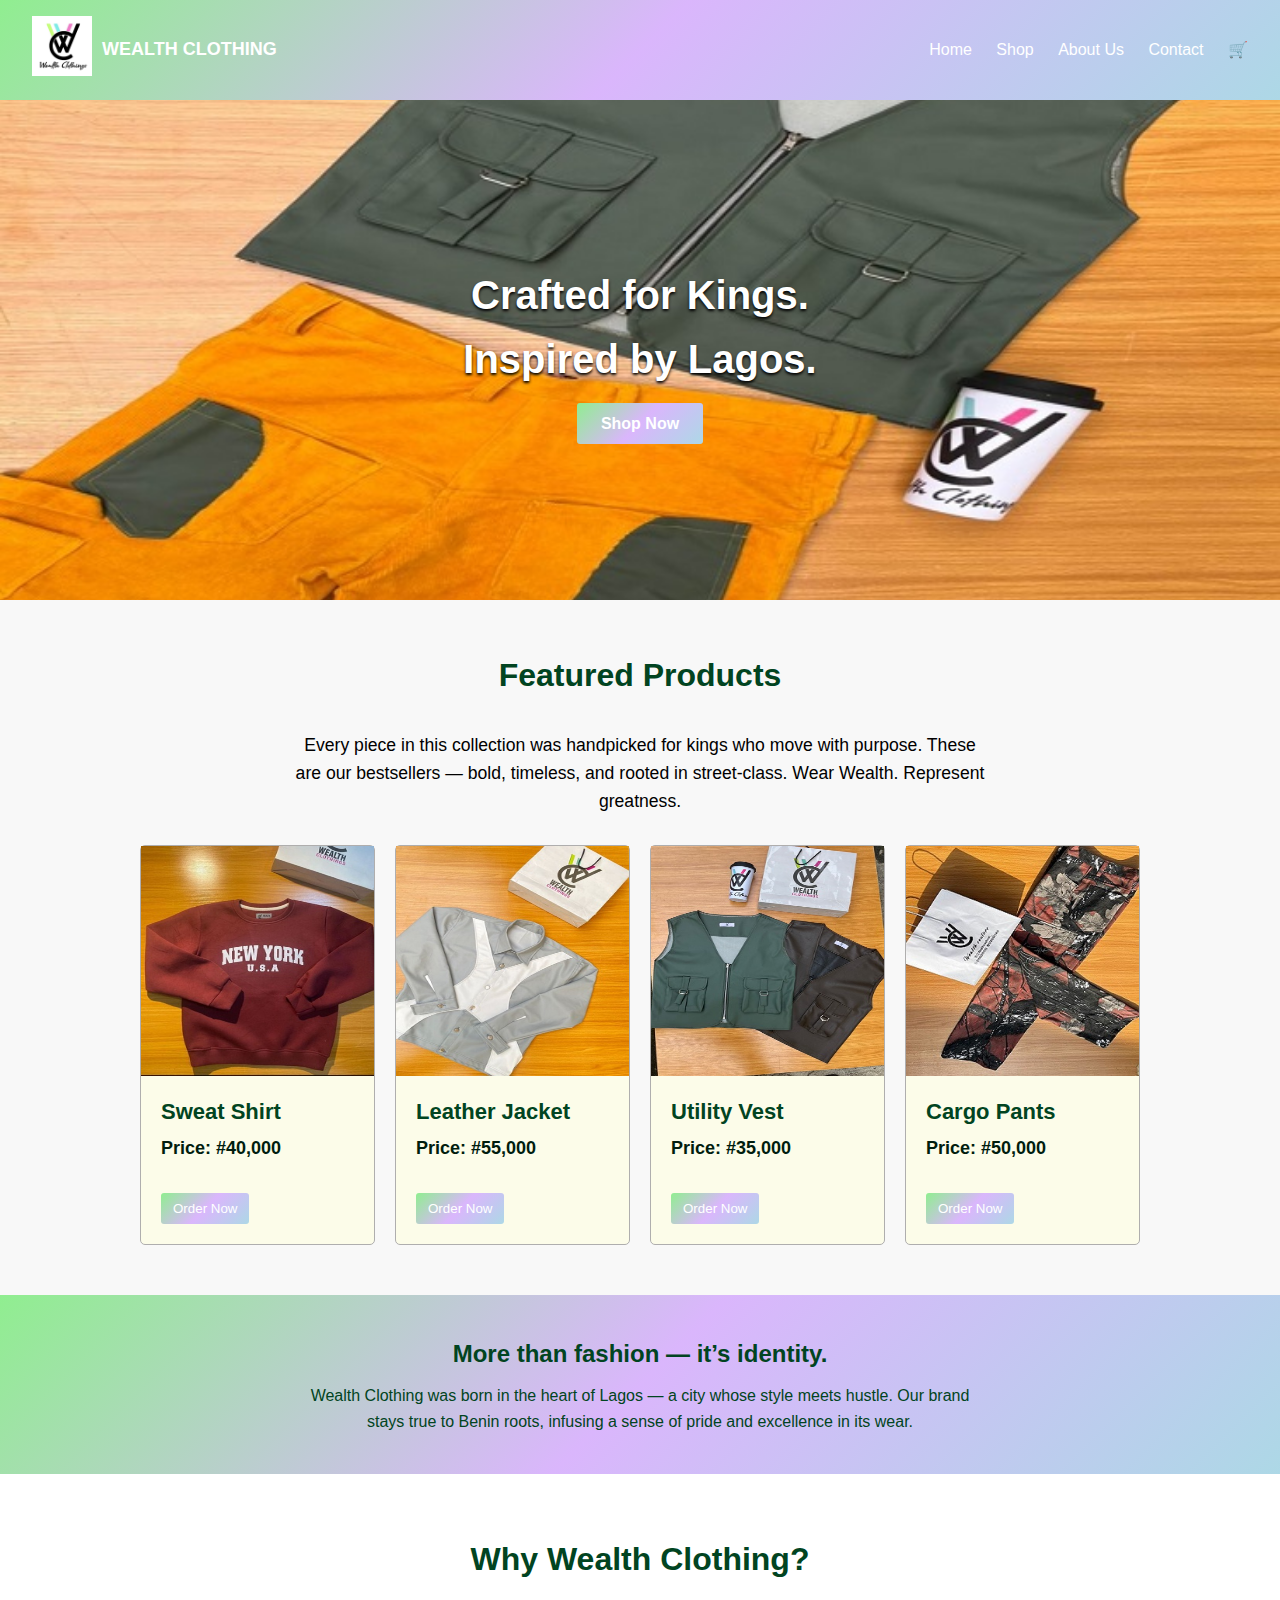
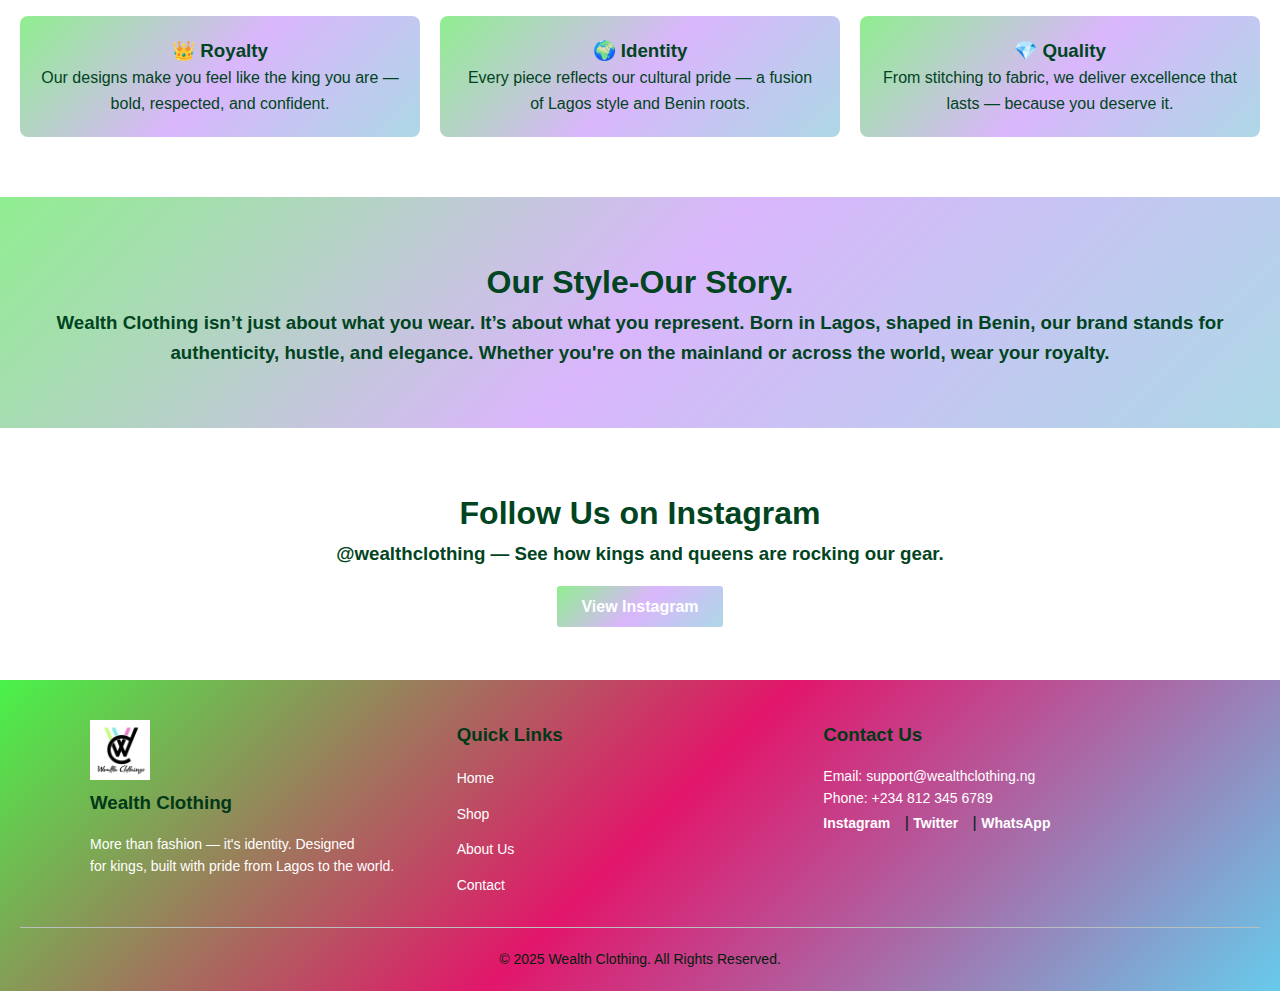
<file: index.html>
<!DOCTYPE html>
<html lang="en">
<head>
  <meta charset="UTF-8" />
  <meta name="viewport" content="width=device-width, initial-scale=1.0" />
  <title>Wealth Clothing - Home</title>
  <link rel="stylesheet" href="wealth.css" />
</head>
<body>

  <!-- Navigation Bar -->
  <header class="navbar">
    <div class="logo">
      <a href="index.html">
        <img src="logo.jpg" alt="Wealth Clothing Logo">
      </a>
      <h3 class="logo-text">WEALTH CLOTHING</h3>
    </div>
    <nav id="nav-links">
      <a href="index.html">Home</a>
      <a href="shop.html">Shop</a>
      <a href="about.html">About Us</a>
      <a href="contact.html">Contact</a>
      <a href="cart.html">🛒</a>
    </nav>
    <div class="menu-icon" onclick="toggleMenu()">☰</div>
  </header>

  <!-- Hero Section -->
  <section class="hero">
    <div class="hero-text">
      <h1>Crafted for Kings.<br>Inspired by Lagos.</h1>
      <a href="shop.html" class="btn-gold">Shop Now</a>
    </div>
  </section>

  <!-- Featured Products -->
  <section class="featured">
    <h2>Featured Products</h2>
    <p class="featured-intro">
  Every piece in this collection was handpicked for kings who move with purpose. These are our bestsellers — bold, timeless, and rooted in street-class. Wear Wealth. Represent greatness.
</p>
    <div class="product-grid">
      <div class="product-card">
        <img src="sweat shirt1.jpg" alt="Sweat Shirt">
        <h2>Sweat Shirt</h2>
        <h3>Price: #40,000</h3>
        <button class="add-to-cart" data-product="Sweat shirt" data-price="40000">Order Now</button>
      </div>
      <div class="product-card">
        <img src="hero2.jpg" alt="Leather Jacket">
        <h2>Leather Jacket</h2>
        <h3>Price: #55,000</h3>
        <button class="add-to-cart" data-product="Leather Jacket" data-price="55000">Order Now</button>
      </div>
      <div class="product-card">
        <img src="jj1.jpg" alt="Sweatshirt">
        <h2> Utility Vest</h2>
        <h3>Price: #35,000</h3>
        <button class="add-to-cart" data-product="Utility Vest" data-price="35000">Order Now</button>
      </div>
      <div class="product-card">
        <img src="kaki.jpg" alt=" Cargo pants">
        <h2>Cargo Pants</h2>
        <h3>Price: #50,000</h3>
        <button class="add-to-cart" data-product="Cargo Pants" data-price="50000">Order Now</button>
      </div>
    </div>
  </section>

  <!-- Brand Quote -->
  <section class="quote">
    <h2>More than fashion — it’s identity.</h2>
    <p>Wealth Clothing was born in the heart of Lagos — a city whose style meets hustle. Our brand stays true to Benin roots, infusing a sense of pride and excellence in its wear.</p>
  </section>

  <!-- Why Wealth -->
  <section class="why-wealth">
    <h2>Why Wealth Clothing?</h2>
    <div class="features">
      <div class="feature-box">
        <h3>👑 Royalty</h3>
        <p>Our designs make you feel like the king you are — bold, respected, and confident.</p>
      </div>
      <div class="feature-box">
        <h3>🌍 Identity</h3>
        <p>Every piece reflects our cultural pride — a fusion of Lagos style and Benin roots.</p>
      </div>
      <div class="feature-box">
        <h3>💎 Quality</h3>
        <p>From stitching to fabric, we deliver excellence that lasts — because you deserve it.</p>
      </div>
    </div>
  </section>
<div class="new2">
  <!-- Story Section -->
  <section class="our-story">
    <h2>Our Style-Our Story.</h2>
    <h3>Wealth Clothing isn’t just about what you wear. It’s about what you represent. Born in Lagos, shaped in Benin, our brand stands for authenticity, hustle, and elegance. Whether you're on the mainland or across the world, wear your royalty.</h3>

  </section>
</div>
  <!-- Instagram -->
  <section class="follow-us">
    <h2>Follow Us on Instagram</h2>
    <h3>@wealthclothing — See how kings and queens are rocking our gear.</h3>
    <br>
    <a href="https://instagram.com/wealthclothing" target="_blank" class="btn-gold">View Instagram</a>
  </section>

  
</div>
  <!-- Footer -->
  <footer class="footer">
    <div class="footer-container">
      <!-- About Wealth -->
      <div class="footer-col">
        <div class="logo">
          <a href="index.html">
            <img src="logo.jpg" alt="Wealth Clothing Logo">
          </a>
        </div>
        <h3>Wealth Clothing</h3>
        <p>More than fashion — it's identity. Designed <br>
        for kings, built with pride from Lagos to the world.</p>
      </div>

      <!-- Quick Links -->
      <div class="footer-col">
        <h3>Quick Links</h3>
        <ul>
          <li><a href="index.html">Home</a></li>
          <li><a href="shop.html">Shop</a></li>
          <li><a href="about.html">About Us</a></li>
          <li><a href="contact.html">Contact</a></li>
        </ul>
      </div>

      <!-- Contact / Socials -->
      <div class="footer-col">
        <h3>Contact Us</h3>
        <p>Email: support@wealthclothing.ng</p>
        <p>Phone: +234 812 345 6789</p>
        <div class="socials">
          <a href="#">Instagram</a> |
          <a href="#">Twitter</a> |
          <a href="#">WhatsApp</a>
        </div>
      </div>
    </div>
    <div class="footer-bottom">
      <p>&copy; 2025 Wealth Clothing. All Rights Reserved.</p>
    </div>
  </footer>

  <script>
    function toggleMenu() {
      const nav = document.getElementById("nav-links");
      nav.classList.toggle("active");
    }

    
    const buttons = document.querySelectorAll(".add-to-cart");

  buttons.forEach(btn => {
    btn.addEventListener("click", () => {
      const product = btn.getAttribute("data-product");
      const price = btn.getAttribute("data-price");

      let cart = JSON.parse(localStorage.getItem("cart")) || [];
      cart.push({ product, price });
      localStorage.setItem("cart", JSON.stringify(cart));

      window.location.href = "cart.html";
    });
  });
  </script>

</body>
</html>
</file>
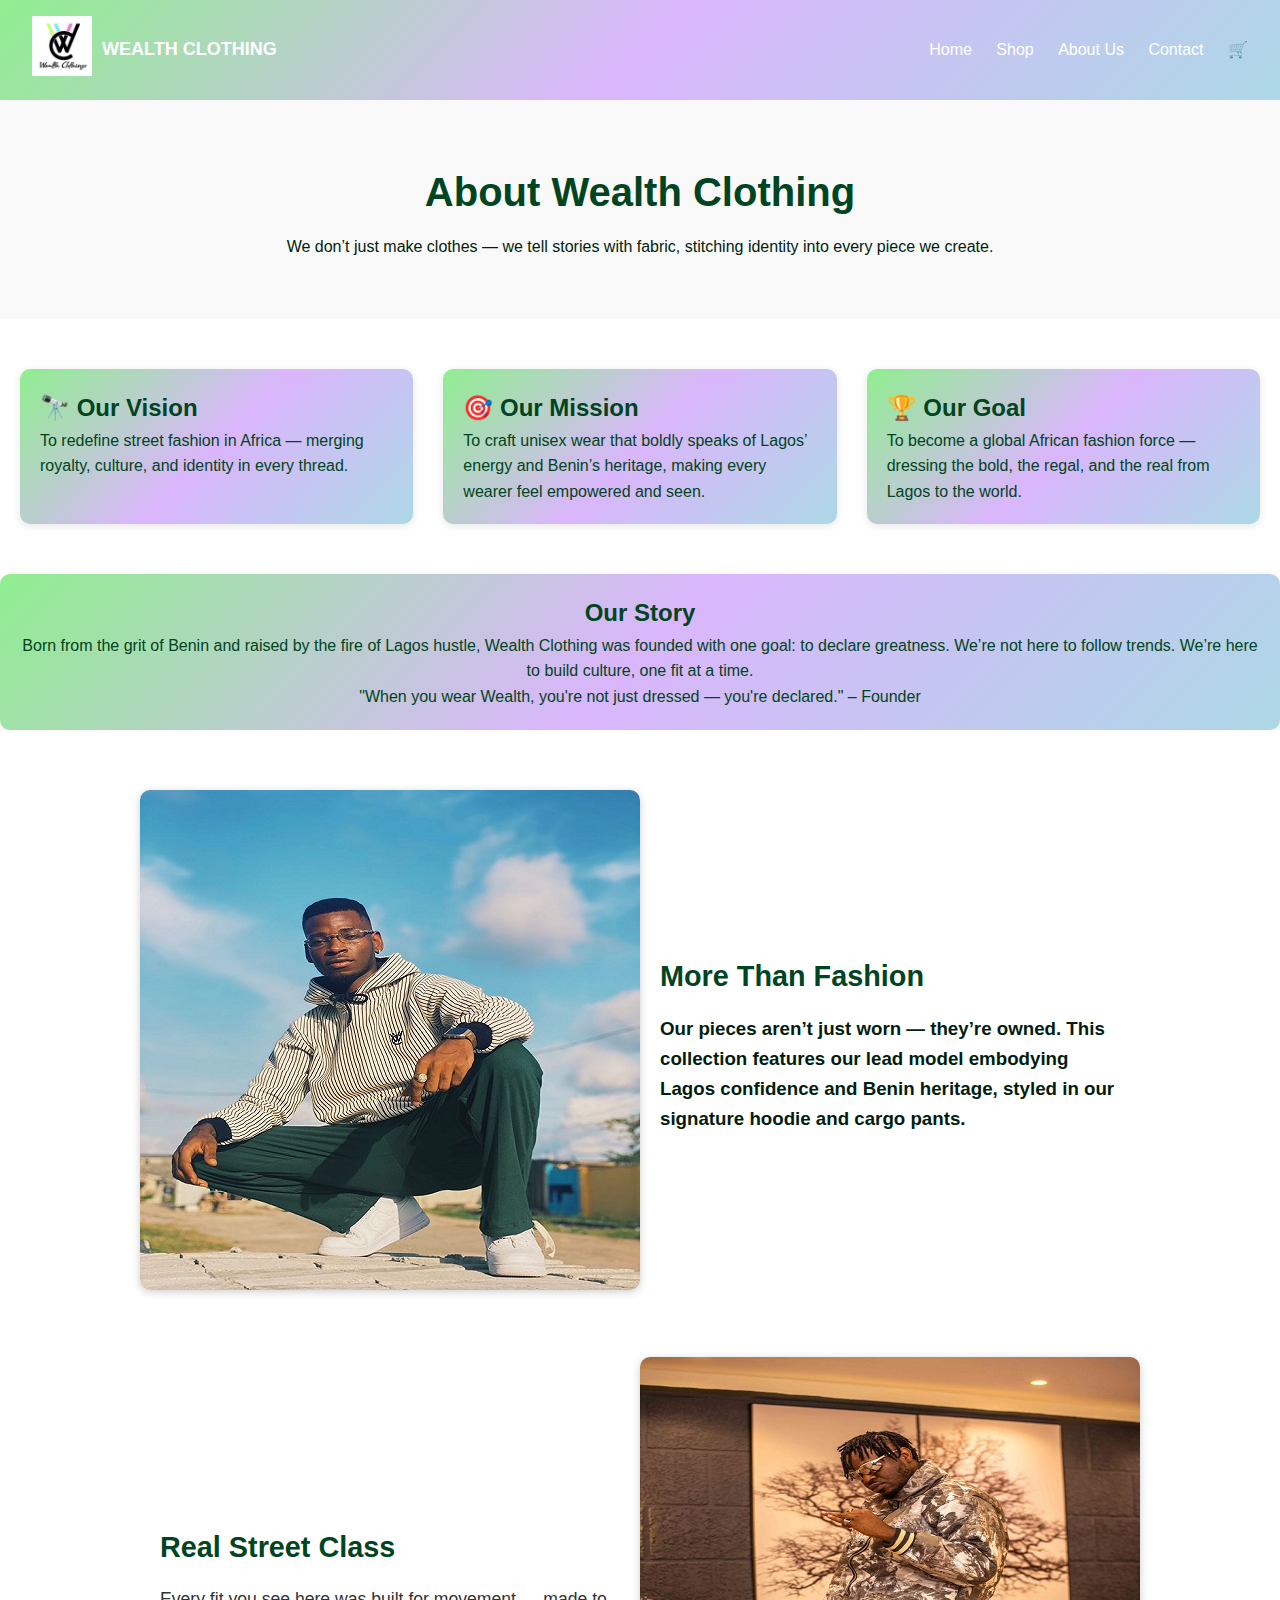
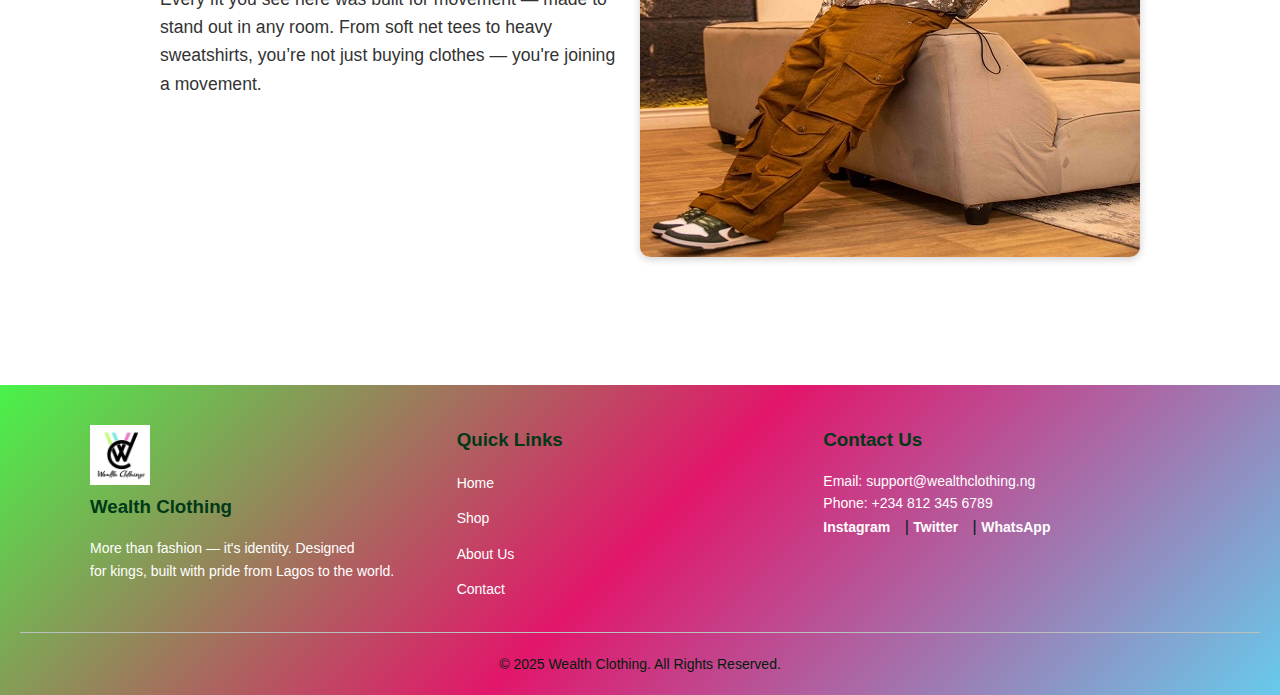
<file: about.html>
<!DOCTYPE html>
<html lang="en">
<head>
  <meta charset="UTF-8" />
  <meta name="viewport" content="width=device-width, initial-scale=1.0"/>
  <title>About Us - Wealth Clothing</title>
  <link rel="stylesheet" href="wealth.css" />
</head>
<body>

<!-- Navbar -->
<header class="navbar">
  <div class="logo">
    <a href="index.html">
      <img src="logo.jpg" alt="Wealth Clothing Logo">
    </a>
    <h3 class="logo-text">WEALTH CLOTHING</h3>
  </div>
  <nav id="nav-links">
    <a href="index.html">Home</a>
    <a href="shop.html">Shop</a>
    <a href="about.html">About Us</a>
    <a href="contact.html">Contact</a>
    <a href="cart.html">🛒</a>
  </nav>
  <div class="menu-icon" onclick="toggleMenu()">☰</div>
</header>

<!-- About Section -->
<section class="about-section">
  <h1>About Wealth Clothing</h1>
  <p>We don’t just make clothes — we tell stories with fabric, stitching identity into every piece we create.</p>
</section>

<!-- Vision, Mission, Goal -->
<section class="v-m-g">
  <div class="vmg-box">
    <h2>🔭 Our Vision</h2>
    <p>To redefine street fashion in Africa — merging royalty, culture, and identity in every thread.</p>
  </div>
  <div class="vmg-box">
    <h2>🎯 Our Mission</h2>
    <p>To craft unisex wear that boldly speaks of Lagos’ energy and Benin’s heritage, making every wearer feel empowered and seen.</p>
  </div>
  <div class="vmg-box">
    <h2>🏆 Our Goal</h2>
    <p>To become a global African fashion force — dressing the bold, the regal, and the real from Lagos to the world.</p>
  </div>
</section>

<!-- Story -->
<section class="vmg-box" style="text-align: center;">
  <h2>Our Story</h2>
  <p>Born from the grit of Benin and raised by the fire of Lagos hustle, Wealth Clothing was founded with one goal: to declare greatness. We’re not here to follow trends. We’re here to build culture, one fit at a time.</p>
  <blockquote>"When you wear Wealth, you're not just dressed — you're declared." – Founder</blockquote>
</section>

<!-- Model Showcase (unchanged) -->
<section class="model-highlight">
  <div class="model-row">
    <div class="model-image">
      <img src="Hero.jpg" alt="Model wearing Wealth Clothing">
    </div>
    <div class="model-text">
      <h2>More Than Fashion</h2>
      <h3>Our pieces aren’t just worn — they’re owned. This collection features our lead model embodying Lagos confidence and Benin heritage, styled in our signature hoodie and cargo pants.</h3>
    </div>
  </div>

  <div class="model-row reverse">
    <div class="model-image">
    <img src="nas.jpg" alt="Model in sweatshirt">
    </div>

    <div class="model-text">
      <h2>Real Street Class</h2>
      <p>Every fit you see here was built for movement — made to stand out in any room. From soft net tees to heavy sweatshirts, you’re not just buying clothes — you're joining a movement.</p>
    </div>

  </div>
</section>

<!-- Footer -->
<footer class="footer">
  <div class="footer-container">
    <div class="footer-col">
      <div class="logo">
        <a href="index.html">
          <img src="logo.jpg" alt="Wealth Clothing Logo">
        </a>
      </div>
      <h3>Wealth Clothing</h3>
      <p>More than fashion — it's identity. Designed <br>
        for kings, built with pride from Lagos to the world.</p>
    </div>
    <div class="footer-col">
      <h3>Quick Links</h3>
      <ul>
        <li><a href="index.html">Home</a></li>
        <li><a href="shop.html">Shop</a></li>
        <li><a href="about.html">About Us</a></li>
        <li><a href="contact.html">Contact</a></li>
      </ul>
    </div>
    <div class="footer-col">
      <h3>Contact Us</h3>
      <p>Email: support@wealthclothing.ng</p>
      <p>Phone: +234 812 345 6789</p>
      <div class="socials">
        <a href="#">Instagram</a> |
        <a href="#">Twitter</a> |
        <a href="#">WhatsApp</a>
      </div>
    </div>
  </div>
  <div class="footer-bottom">
    <p>&copy; 2025 Wealth Clothing. All Rights Reserved.</p>
  </div>
</footer>

<script>
  function toggleMenu() {
    const nav = document.getElementById("nav-links");
    nav.classList.toggle("active");
  }
</script>
</body>
</html>
</file>
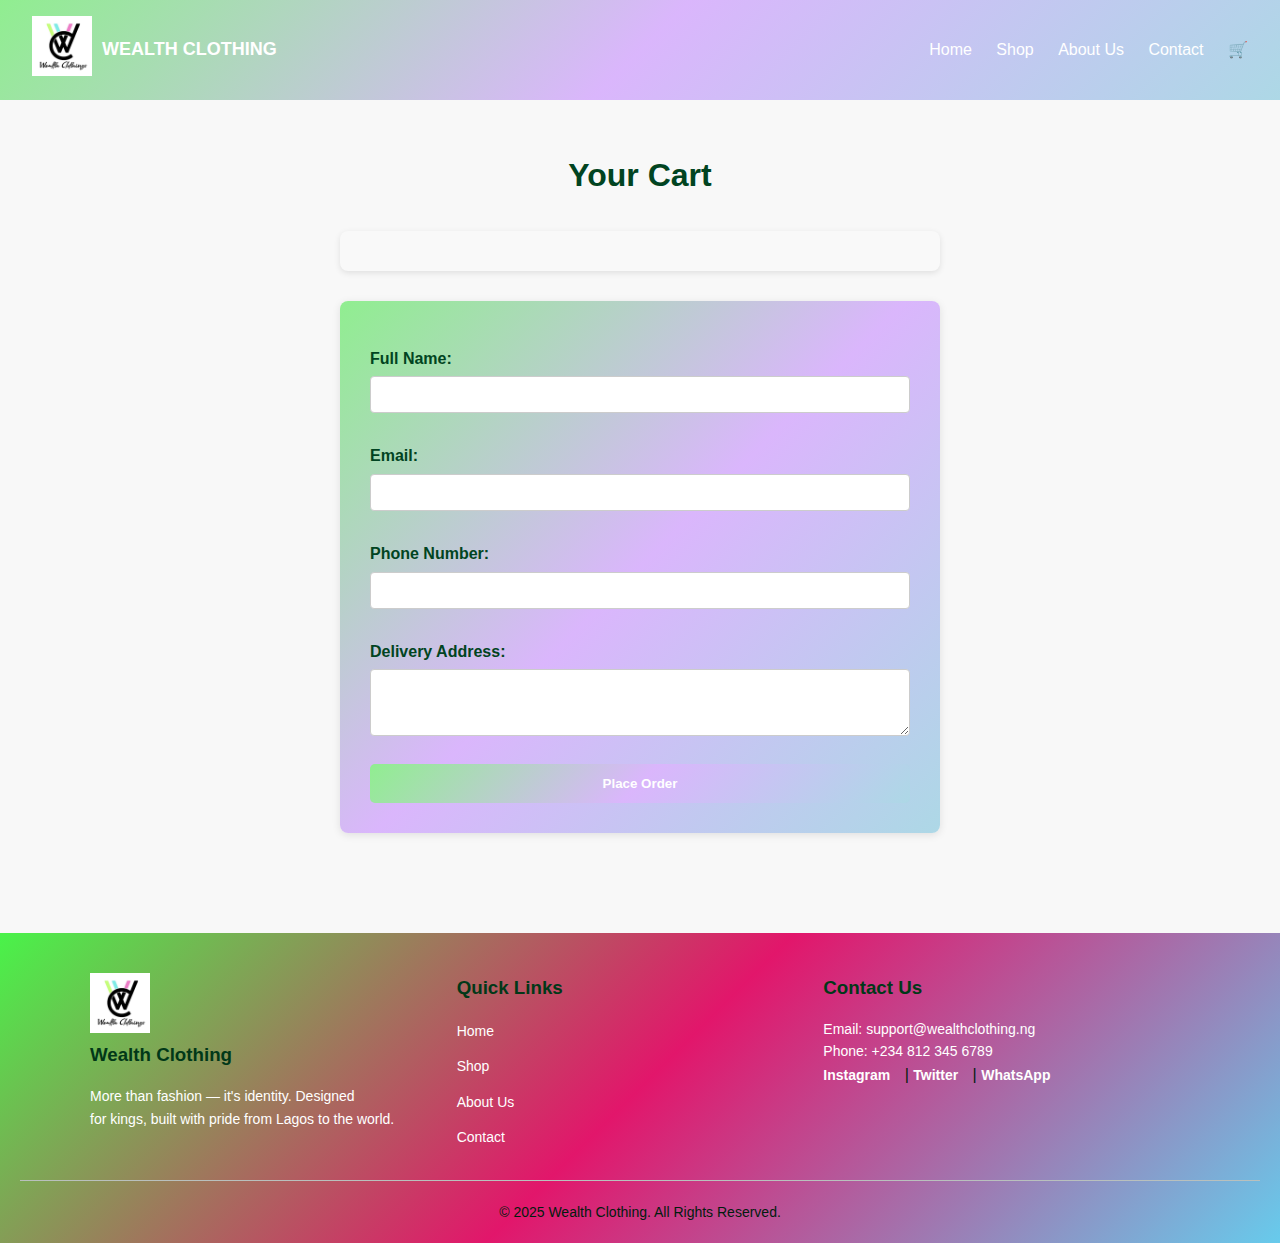
<file: cart.html>
<!DOCTYPE html>
<html lang="en">
<head>
  <meta charset="UTF-8" />
  <meta name="viewport" content="width=device-width, initial-scale=1.0" />
  <title>Your Cart - Wealth Clothing</title>
  <link rel="stylesheet" href="wealth.css" />
</head>
<body>

  <!-- Include your navbar here -->
  <header class="navbar">
    <div class="logo">
      <a href="index.html"><img src="logo.jpg" alt="Logo" /></a>
      <h3 class="logo-text">WEALTH CLOTHING</h3>
    </div>
    <nav id="nav-links">
      <a href="index.html">Home</a>
      <a href="shop.html">Shop</a>
      <a href="about.html">About Us</a>
      <a href="contact.html">Contact</a>
      <a href="cart.html">🛒</a>
    </nav>
    <div class="menu-icon" onclick="toggleMenu()">☰</div>
  </header>

  <section class="featured">
    <h2>Your Cart</h2>
    <div id="cart-items"></div>

    <form action="submit.php" method="POST" class="order-form">
      <input type="hidden" name="cartData" id="cartData" />

      <label for="name">Full Name:</label>
      <input type="text" name="name" required />

      <label for="email">Email:</label>
      <input type="email" name="email" required />

      <label for="phone">Phone Number:</label>
      <input type="tel" name="phone" required />

      <label for="address">Delivery Address:</label>
      <textarea name="address" rows="3" required></textarea>

      <button type="submit" class="btn-gold">Place Order</button>
    </form>
  </section>

  
    <!-- Footer -->
<footer class="footer">
  <div class="footer-container">
    <!-- About -->
    <div class="footer-col">
      <div class="logo">
        <a href="index.html"><img src="logo.jpg" alt="Wealth Clothing Logo"></a>
      </div>
      <h3>Wealth Clothing</h3>
      <p>More than fashion — it's identity. Designed <br>
        for kings, built with pride from Lagos to the world.</p>
    </div>

    <!-- Quick Links -->
    <div class="footer-col">
      <h3>Quick Links</h3>
      <ul>
        <li><a href="index.html">Home</a></li>
        <li><a href="shop.html">Shop</a></li>
        <li><a href="about.html">About Us</a></li>
        <li><a href="contact.html">Contact</a></li>
      </ul>
    </div>

    <!-- Contact / Socials -->
    <div class="footer-col">
      <h3>Contact Us</h3>
      <p>Email: support@wealthclothing.ng</p>
      <p>Phone: +234 812 345 6789</p>
      <div class="socials">
        <a href="#">Instagram</a> |
        <a href="#">Twitter</a> |
        <a href="#">WhatsApp</a>
      </div>
    </div>
  </div>
  <div class="footer-bottom">
    <p>&copy; 2025 Wealth Clothing. All Rights Reserved.</p>
  </div>
</footer>

  <!-- JavaScript -->
  <script>
    function toggleMenu() {
      const nav = document.getElementById("nav-links");
      nav.classList.toggle("active");
    }

    const cartDisplay = document.getElementById('cart-items');
    const cartDataInput = document.getElementById('cartData');

    const cart = JSON.parse(localStorage.getItem('cart')) || [];

    if (cart.length === 0) {
      cartDisplay.innerHTML = "<p>Your cart is empty.</p>";
    } else {
      let html = "<ul>";
      cart.forEach(item => {
        html += <li><strong>${item.product}</strong> — ₦${item.price}</li>;
      });
      html += "</ul>";
      cartDisplay.innerHTML = html;
      cartDataInput.value = JSON.stringify(cart);
    }
  </script>
</body>
</html>
</file>
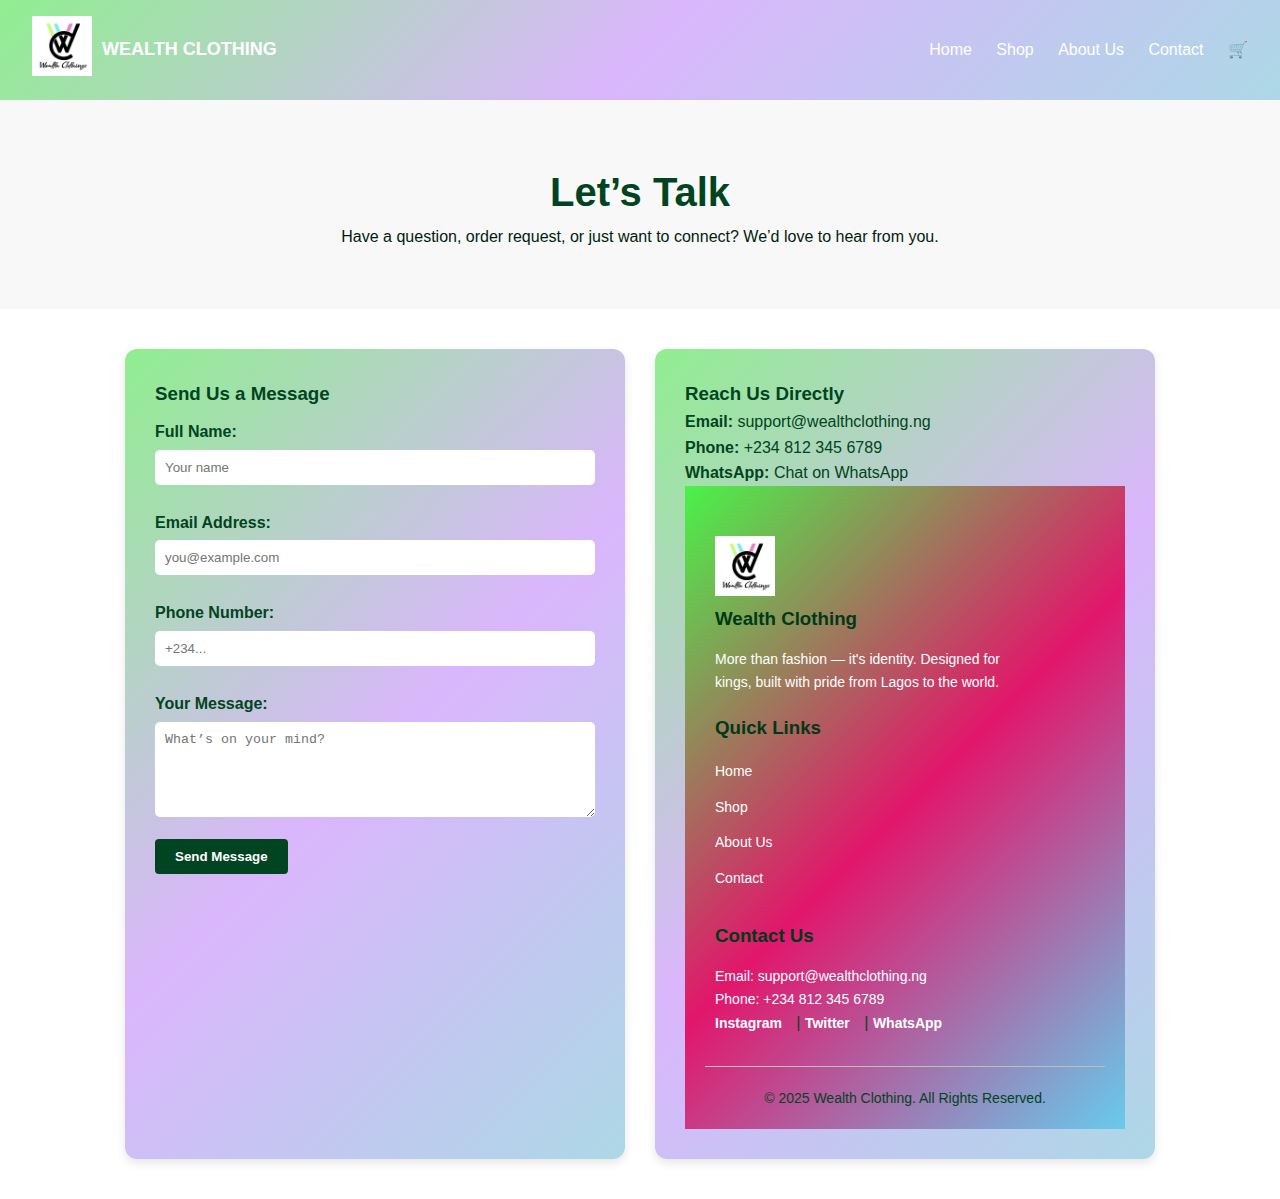
<file: contact.html>
<!DOCTYPE html>
<html lang="en">
<head>
  <meta charset="UTF-8" />
  <meta name="viewport" content="width=device-width, initial-scale=1.0"/>
  <title>Contact Us - Wealth Clothing</title>
  <link rel="stylesheet" href="wealth.css" />
</head>
<body>

<!-- ✅ NAVBAR -->
<header class="navbar">
  <div class="logo">
    <a href="index.html">
      <img src="logo.jpg" alt="Wealth Clothing Logo" />
    </a>
    <h3 class="logo-text">WEALTH CLOTHING</h3>
  </div>
  <nav id="nav-links">
    <a href="index.html">Home</a>
    <a href="shop.html">Shop</a>
    <a href="about.html">About Us</a>
    <a href="contact.html">Contact</a>
    <a href="cart.html">🛒</a>
  </nav>
  <div class="menu-icon" onclick="toggleMenu()">☰</div>
</header>

<!-- ✅ Page Title -->
<section class="contact-intro">
  <h1>Let’s Talk</h1>
  <p>Have a question, order request, or just want to connect? We’d love to hear from you.</p>
</section>

<!-- ✅ Contact Info + Form Cards -->
<section class="contact-container">

  <!-- Contact Form Card -->
  <form class="contact-form gradient-card" action="submit.php" method="POST" class="order-form">
    <h3>Send Us a Message</h3>

    <label for="name">Full Name:</label>
    <input type="text" name="name" id="name" placeholder="Your name" required>

    <label for="email">Email Address:</label>
    <input type="email" name="email" id="email" placeholder="you@example.com" required>

    <label for="phone">Phone Number:</label>
    <input type="tel" name="phone" id="phone" placeholder="+234..." required>

    <label for="message">Your Message:</label>
    <textarea name="message" id="message" rows="5" placeholder="What’s on your mind?" required></textarea>

    <button type="submit" class="btn-gold">Send Message</button>
  </form>
  
  <!-- Contact Info Card -->
  <div class="contact-card gradient-card">
    <h3>Reach Us Directly</h3>
    <p><strong>Email:</strong> <a href="mailto:support@wealthclothing.ng">support@wealthclothing.ng</a></p>
    <p><strong>Phone:</strong> <a href="tel:+2348123456789">+234 812 345 6789</a></p>
    <p><strong>WhatsApp:</strong> <a href="https://wa.me/2348123456789" target="_blank">Chat on WhatsApp</a></p>

    
    
<!-- ✅ Footer -->
<footer class="footer">
  <div class="footer-container" style="border-radius: 10px; padding: 10px;">
    <!-- About Wealth -->
    <div class="footer-col">
      <div class="logo">
        <a href="index.html">
          <img src="logo.jpg" alt="Wealth Clothing Logo" />
        </a>
      </div>
      <h3>Wealth Clothing</h3>
      <p>More than fashion — it's identity. Designed for <br>
         kings, built with pride from Lagos to the world.</p>
    </div>

    <!-- Quick Links -->
    <div class="footer-col">
      <h3>Quick Links</h3>
      <ul>
        <li><a href="index.html">Home</a></li>
        <li><a href="shop.html">Shop</a></li>
        <li><a href="about.html">About Us</a></li>
        <li><a href="contact.html">Contact</a></li>
      </ul>
    </div>

    <!-- Contact / Socials -->
    <div class="footer-col">
      <h3>Contact Us</h3>
      <p>Email: support@wealthclothing.ng</p>
      <p>Phone: +234 812 345 6789</p>
      <div class="socials">
        <a href="#">Instagram</a> |
        <a href="#">Twitter</a> |
        <a href="#">WhatsApp</a>
      </div>
    </div>
  </div>
  <div class="footer-bottom">
    <p>&copy; 2025 Wealth Clothing. All Rights Reserved.</p>
  </div>
</footer>


</div>

</section>


<!-- ✅ Hamburger Menu -->
<script>
  function toggleMenu() {
    const nav = document.getElementById("nav-links");
    nav.classList.toggle("active");
  }
</script>

</body>
</html>
</file>
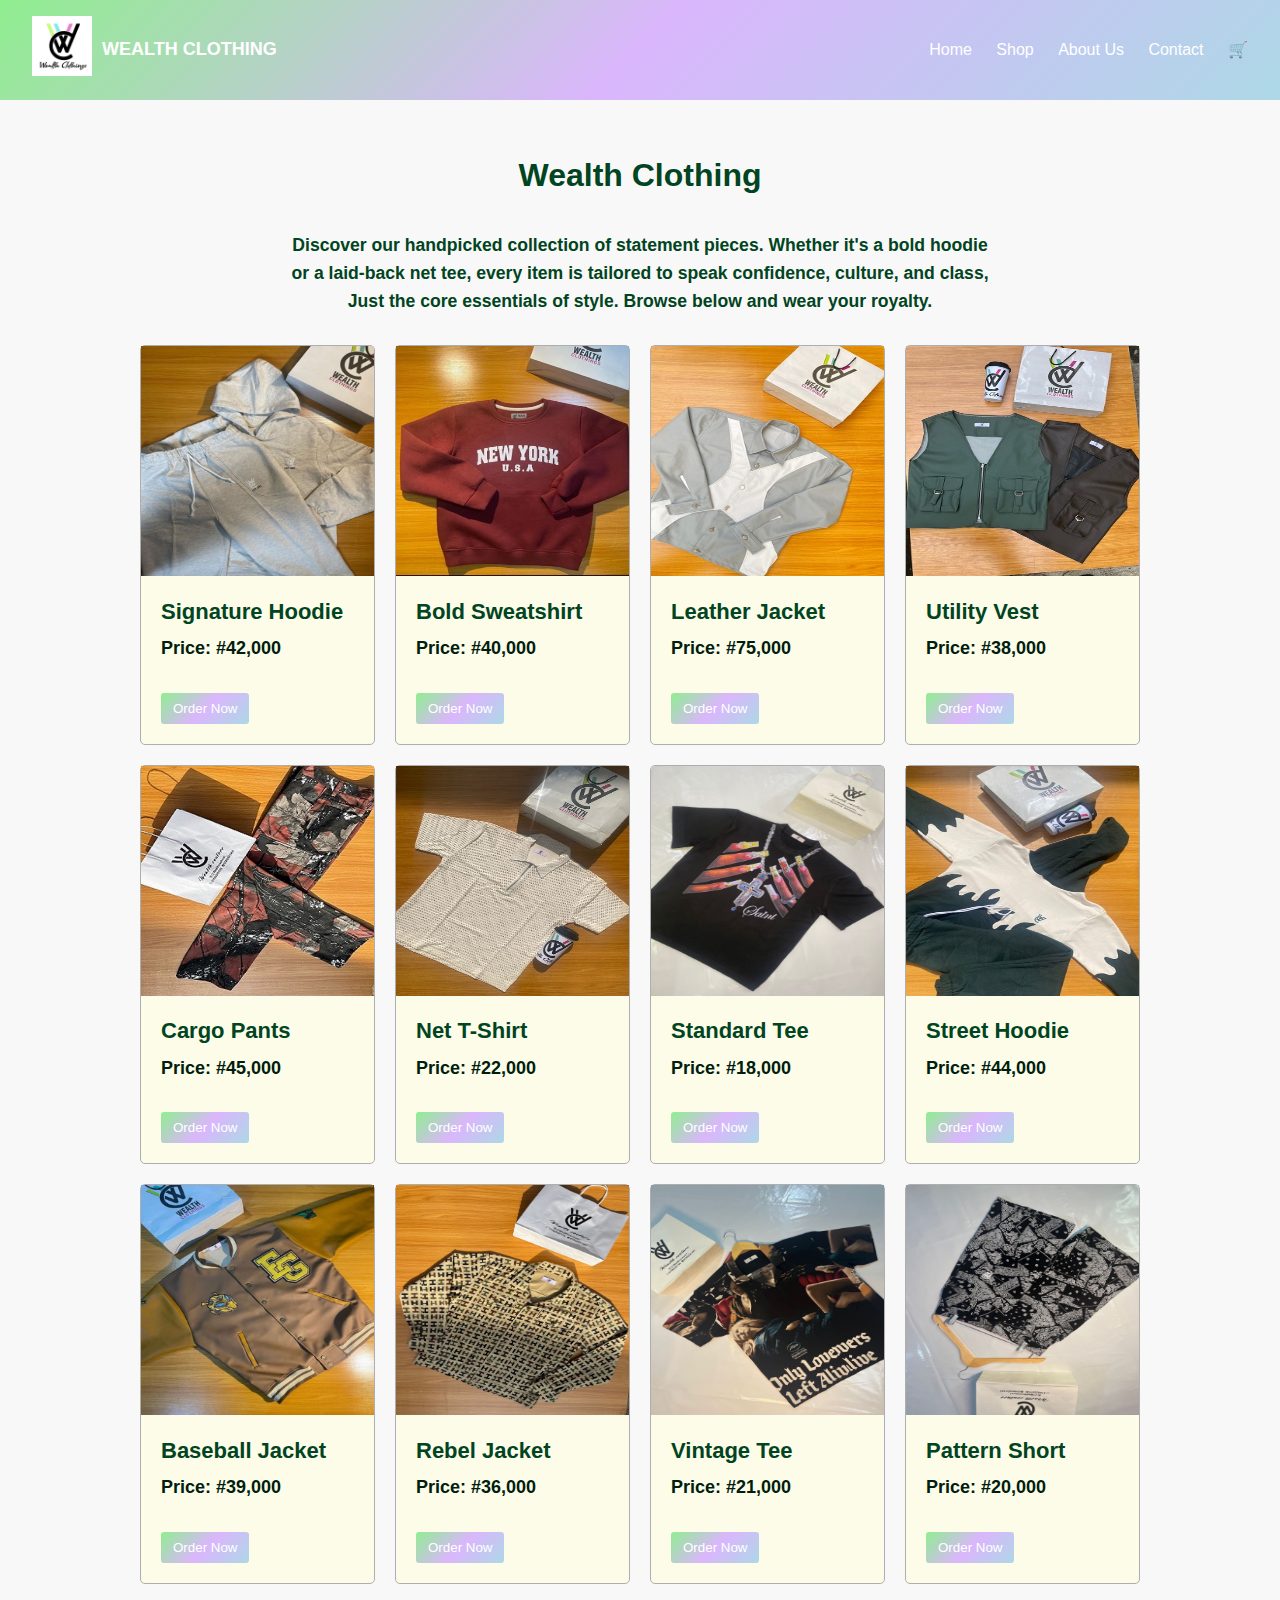
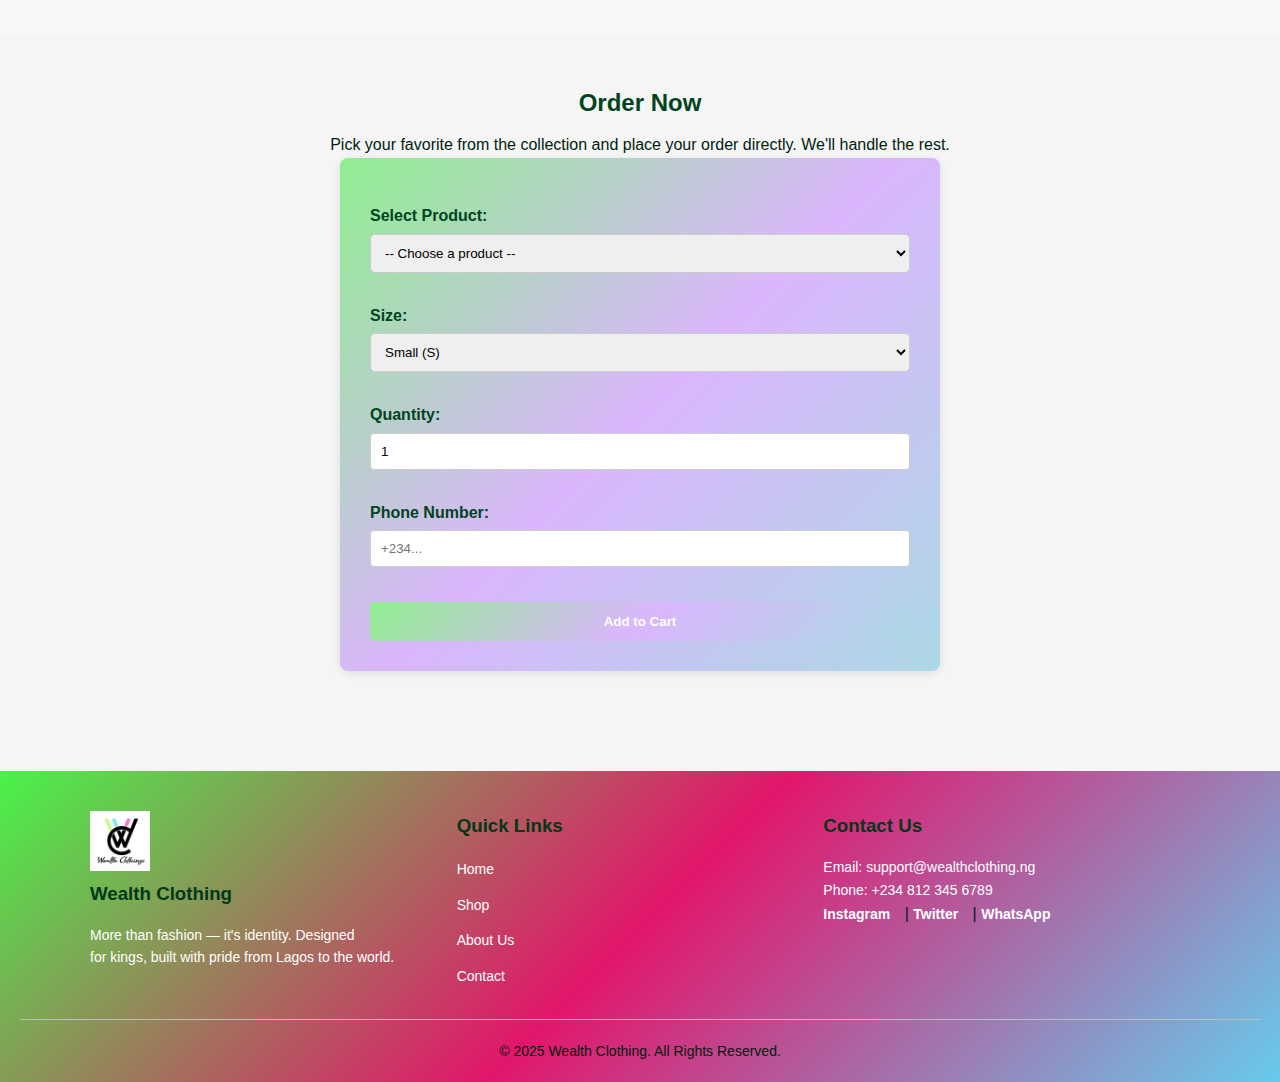
<file: shop.html>
<!DOCTYPE html>
<html lang="en">
<head>
  <meta charset="UTF-8" />
  <meta name="viewport" content="width=device-width, initial-scale=1.0"/>
  <title>Wealth Clothing - Shop</title>
  <link rel="stylesheet" href="wealth.css" />
</head>
<body>

<!-- Navbar -->
<header class="navbar">
  <div class="logo">
    <a href="index.html"><img src="logo.jpg" alt="Wealth Clothing Logo"></a>
    <h3 class="logo-text">WEALTH CLOTHING</h3>
  </div>
  <nav id="nav-links">
    <a href="index.html">Home</a>
    <a href="shop.html">Shop</a>
    <a href="about.html">About Us</a>
    <a href="contact.html">Contact</a>
    <a href="cart.html">🛒</a>
  </nav>
  <div class="menu-icon" onclick="toggleMenu()">☰</div>
</header>

<!-- Shop Hero/Intro -->
<section class="featured">
  <h2>Wealth Clothing</h2>
  <h3 class="featured-intro">
    Discover our handpicked collection of statement pieces. Whether it's a bold hoodie or a laid-back net tee, every item is tailored to speak confidence, culture, and class, Just the core essentials of style. Browse below and wear your royalty.
  </h3>

  <!-- Product Grid -->
  <div class="product-grid">
    <!-- 12 Products -->
    <div class="product-card">
      <img src="tt3.jpg" alt="Hoodie">
      <h2>Signature Hoodie</h2>
      <h3>Price: #42,000</h3>
      <button class="add-to-cart" data-product="Signature Hoodie" data-price="42000">Order Now</button>
    </div>
    <div class="product-card">
      <img src="sweat shirt1.jpg" alt="Sweatshirt">
      <h2>Bold Sweatshirt</h2>
      <h3>Price: #40,000</h3>
      <button class="add-to-cart" data-product="Sweat Shirt" data-price="40000">Order Now</button>
    </div>
    <div class="product-card">
      <img src="hero2.jpg" alt="Leather Jacket">
      <h2>Leather Jacket</h2>
      <h3>Price: #75,000</h3>
      <button class="add-to-cart" data-product="Leather Jacket" data-price="75000">Order Now</button>
    </div>
    <div class="product-card">
      <img src="jj1.jpg" alt="Vest">
      <h2>Utility Vest</h2>
      <h3>Price: #38,000</h3>
      <button class="add-to-cart" data-product="Utility Vest" data-price="38000">Order Now</button>
    </div>
    <div class="product-card">
      <img src="kaki.jpg" alt="Cargo Pants">
      <h2>Cargo Pants</h2>
      <h3>Price: #45,000</h3>
      <button class="add-to-cart" data-product="Cargo Pants" data-price="45000">Order Now</button>
    </div>
    <div class="product-card">
      <img src="net1.jpg" alt="Net Tee">
      <h2>Net T-Shirt</h2>
      <h3>Price: #22,000</h3>
      <button class="add-to-cart" data-product="Net T-Shirt" data-price="22000">Order Now</button>
    </div>
    <div class="product-card">
      <img src="tt2.jpg" alt="T-Shirt">
      <h2>Standard Tee</h2>
      <h3>Price: #18,000</h3>
      <button class="add-to-cart" data-product="Standard Tee" data-price="18000">Order Now</button>
    </div>
    <div class="product-card">
      <img src="hoodie1.jpg" alt="Hoodie">
      <h2>Street Hoodie</h2>
      <h3>Price: #44,000</h3>
      <button class="add-to-cart" data-product="Street Hoodie" data-price="44000">Order Now</button>
    </div>
    <div class="product-card">
      <img src="tt4.jpg" alt="Baseball Jacket">
      <h2>Baseball Jacket</h2>
      <h3>Price: #39,000</h3>
      <button class="add-to-cart" data-product="Baseball Jacket" data-price="39000">Order Now</button>
    </div>
    <div class="product-card">
      <img src="tt5.jpg" alt="Vest">
      <h2>Rebel Jacket</h2>
      <h3>Price: #36,000</h3>
      <button class="add-to-cart" data-product="Rebel Jacket" data-price="36000">Order Now</button>
    </div>
    <div class="product-card">
      <img src="tt6.jpg" alt="Net T-Shirt">
      <h2>Vintage Tee</h2>
      <h3>Price: #21,000</h3>
      <button class="add-to-cart" data-product="Vintage Tee" data-price="21000">Order Now</button>
    </div>
    <div class="product-card">
      <img src="tt7.jpg" alt="Short">
      <h2>Pattern Short</h2>
      <h3>Price: #20,000</h3>
      <button class="add-to-cart" data-product="Pattern Short" data-price="20000">Order Now</button>
    </div>
  </div>
</section>
<!-- Order Section -->
<section class="order-form-section">
  <h2>Order Now</h2>
  <p>Pick your favorite from the collection and place your order directly. We'll handle the rest.</p>
  
  <form class="order-form" action="cart.html" method="GET">
    <label for="product">Select Product:</label>
    <select name="product" id="product" required>
      <option value="">-- Choose a product --</option>
      <option value="Signature Hoodie">Signature Hoodie</option>
      <option value="Bold Sweatshirt">Bold Sweatshirt</option>
      <option value="Classic Leather Jacket">Classic Leather Jacket</option>
      <option value="Utility Vest">Utility Vest</option>
      <option value="Urban Cargo Pants">Urban Cargo Pants</option>
      <option value="Net T-Shirt">Net T-Shirt</option>
      <option value="Standard Tee">Standard Tee</option>
    </select>

    <label for="size">Size:</label>
    <select name="size" id="size" required>
      <option value="S">Small (S)</option>
      <option value="M">Medium (M)</option>
      <option value="L">Large (L)</option>
      <option value="XL">Extra Large (XL)</option>
    </select>

    <label for="qty">Quantity:</label>
    <input type="number" name="qty" id="qty" value="1" min="1" required>

    <label for="phone">Phone Number:</label>
    <input type="tel" name="phone" id="phone" placeholder="+234..." required>

    <button type="submit" class="btn-gold">Add to Cart</button>
  </form>
</section>


<!-- Footer -->
<footer class="footer">
  <div class="footer-container">
    <!-- About -->
    <div class="footer-col">
      <div class="logo">
        <a href="index.html"><img src="logo.jpg" alt="Wealth Clothing Logo"></a>
      </div>
      <h3>Wealth Clothing</h3>
      <p>More than fashion — it's identity. Designed <br>
        for kings, built with pride from Lagos to the world.</p>
    </div>

    <!-- Quick Links -->
    <div class="footer-col">
      <h3>Quick Links</h3>
      <ul>
        <li><a href="index.html">Home</a></li>
        <li><a href="shop.html">Shop</a></li>
        <li><a href="about.html">About Us</a></li>
        <li><a href="contact.html">Contact</a></li>
      </ul>
    </div>

    <!-- Contact / Socials -->
    <div class="footer-col">
      <h3>Contact Us</h3>
      <p>Email: support@wealthclothing.ng</p>
      <p>Phone: +234 812 345 6789</p>
      <div class="socials">
        <a href="#">Instagram</a> |
        <a href="#">Twitter</a> |
        <a href="#">WhatsApp</a>
      </div>
    </div>
  </div>
  <div class="footer-bottom">
    <p>&copy; 2025 Wealth Clothing. All Rights Reserved.</p>
  </div>
</footer>

<script>
  function toggleMenu() {
    const nav = document.getElementById("nav-links");
    nav.classList.toggle("active");
  }



  const buttons = document.querySelectorAll(".add-to-cart");

  buttons.forEach(btn => {
    btn.addEventListener("click", () => {
      const product = btn.getAttribute("data-product");
      const price = btn.getAttribute("data-price");

      let cart = JSON.parse(localStorage.getItem("cart")) || [];
      cart.push({ product, price });
      localStorage.setItem("cart", JSON.stringify(cart));

      window.location.href = "cart.html";
    });
  });
</script>
</body>
</html>
</file>
<file: wealth.css>
*{ margin: 0;
  padding: 0;
  box-sizing: border-box;
}

body {
  font-family: Geneva, sans-serif;
  color: #011d0e;
  background-color: #ffffff;
  line-height: 1.6;
}

/* Navbar */
.navbar {
  display: flex;
  justify-content: space-between;
  align-items: center;
  padding: 1rem 2rem;
  background: linear-gradient(135deg, #90ee90, #dab6fc, #add8e6);
  color: #fff;
}

.navbar .logo-text {
  color: white;
  font-weight: bold;
  font-size: 18px;
}

.navbar nav a {
  color: white;
  margin-left: 20px;
  text-decoration: none;
  font-weight: 500;
}

.navbar nav a:hover {
  color: rgb(223, 220, 220);
}

.menu-icon {
  display: none;
  font-size: 1.5rem;
  cursor: pointer;
  color: #fff;
}

/* Hero */
.hero {
  display: flex;
  align-items: center;
  justify-content: center;
  padding: 100px 20px;
  background:url('./hero3.jpg') center center / cover no-repeat;
  text-align: center;
  height: 500px;
  width: 100%;
}

.hero h1 {
  font-size: 2.5rem;
  color: white;
  margin-bottom: 20px;
text-shadow: 0 2px 3px black;
}

.btn-gold {
  background: linear-gradient(135deg, #90ee90, #dab6fc, #add8e6);
  color: #fff;
  padding: 12px 24px;
  border: none;
  border-radius: 3px;
  text-decoration: none;
  font-weight: bold;
}

.btn-gold:hover {
  background-color: white;
}

/* Featured Products */
.featured {
  padding: 50px 20px;
  background: #f8f8f8;
  text-align: center;
}

.featured h2 {
  margin-bottom: 30px;
  font-size: 2rem;
  color:#014421;
}
.featured p{
color:black;
  

}
.product-grid {
  display: grid;
  grid-template-columns: repeat(auto-fit, minmax(220px, 1fr));
  gap: 20px;
  max-width: 1000px;
  margin: 0 auto;
}

.product-card {
  background: rgb(252, 252, 233);
  padding: 0;
  border: 1px solid #afaeae;
  border-radius: 5px;
  text-align: left;
  
}

.product-card img {
  width: 100%;
  height: 230px;
}

.product-card h2 {
  margin: 10px 0 5px;
  color: #014421;
margin-left: 20px;
font-size: 22px;
}

.product-card h3 {
  margin-bottom: 10px;
  font-weight: bolder;
margin-left: 20px;
font-size: 18px;
}

.featured-intro {
  max-width: 700px;
  margin: 0 auto 30px;
  font-size: 1.1rem;
  color: #014421;
}

.product-card button {
  background: linear-gradient(135deg, #90ee90, #dab6fc, #add8e6);
  color: white;
  border: none;
  padding: 8px 12px;
  margin: 20px;
  cursor: pointer;
  border-radius: 3px;
}

.product-card button:hover {
  background-color: white;
  color: black;
}

/* Quote Section */
.quote {
  padding: 40px 20px;
  background: linear-gradient(135deg, #90ee90, #dab6fc, #add8e6);
  text-align: center;
}

.quote h2 {
  color: #014421;
  margin-bottom: 10px;
}

.follow-us a{

color: white;

}

.quote p {
  max-width: 700px;
  margin: 0 auto;
  color: #014421;
}

/* Why Wealth / Our Story / Follow Us */
.why-wealth, .our-story, .follow-us {
  padding: 60px 20px;
  text-align: center;
}

.why-wealth h2, .our-story h2, .follow-us h2 {
  margin-bottom: 20px;
  font-size: 2rem;
  color: #014421;
}

.features {
  display: flex;
  flex-wrap: wrap;
  justify-content: center;
  gap: 20px;
  margin-top: 30px;
}

.feature-box {
  flex: 1 1 250px;
  background: linear-gradient(135deg, #90ee90, #dab6fc, #add8e6);
  padding: 20px;
  border-radius: 8px;
  color: #014421;

}
.new2{
  background: linear-gradient(135deg, #90ee90, #dab6fc, #add8e6);



}

.our-story  h2, .follow-us h2 {
  max-width: 700px;
  margin: 0 auto;
  color: #014421;
  
}

.our-story h3{
 color:#014421;

}

.follow-us{
   color:#014421;
}
.our-story blockquote {
  font-style: italic;
  margin-top: 20px;
  color: black;
}



/* Footer */
.footer {
  background: linear-gradient(135deg, #49f349, #e2166b, #67cbec);
  color: ;
  padding: 40px 20px 20px;
}

.footer-container {
  display: flex;
  flex-wrap: wrap;
  justify-content: space-between;
  max-width: 1100px;
  margin: auto;
}

.footer-col {
  flex: 1 1 300px;
  margin-bottom: 20px;
}

.footer-col h3 {
  color: #013818;
  margin-bottom: 15px;
  text-shadow: 0 3px 3px 3px;
}

.footer-col ul {
  list-style: none;
  padding: 0;
  
}

.footer-col ul li {
  margin-bottom: 10px;
}

.footer-col ul li a,
.footer-col p,
.footer-col .socials a {
  color: white;
  text-decoration: none;
  font-size: 14px;
  text-shadow: 0 3px 3px 3px;
}

.footer-col .socials a {
  margin-right: 10px;
  font-weight: bold;
}

.footer-col a:hover {
  text-decoration: underline;
  color: rgb(209, 208, 208);
}

.footer-bottom {
  text-align: center;
  padding-top: 20px;
  border-top: 1px solid #b9c0bd;
  font-size: 14px;
}

/* Logo styles */
.logo {
  display: flex;
  align-items: center;
  gap: 10px;
  text-decoration: none;
}

.logo img {
  height: 60px;
  width: auto;
}


/* Responsive Navigation */
@media (max-width: 768px) {
  .navbar {
    flex-wrap: wrap;
  }

  .navbar nav {
    display: none;
    width: 100%;
    text-align: center;
    margin-top: 10px;
  }

  .navbar nav a {
    display: block;
    margin: 10px 0;
  }

  .menu-icon {
    display: block;
  }

  #nav-links.active {
    display: block;
  }
}


.model-highlight {
  padding: 60px 20px;
  background: #fff;
}

.model-row {
  display: flex;
  align-items: center;
  justify-content: center;
  margin-bottom: 60px;
  flex-wrap: wrap;
}

.model-row.reverse {
  flex-direction: row-reverse;
}

.model-image img {
  width: 100%;
  max-width: 500px;
  border-radius: 10px;
  box-shadow: 0 2px 8px rgba(0,0,0,0.2);
}

.model-text {
  flex: 1;
  padding: 20px;
  max-width: 500px;
}

.model-text h2 {
  color: #014421;
  margin-bottom: 15px;
  font-size: 1.8rem;
}

.model-text p {
  color: #333;
  line-height: 1.6;
  font-size: 1.1rem;
}


.order-form-section {
  padding: 50px 20px;
  background: #f5f5f5;
  text-align: center;
}

.order-form-section h2 {
  color: #014421;
  margin-bottom: 10px;
}

.order-form {
  max-width: 500px;
  margin: 20px auto;
  text-align: left;
  background: white;
  padding: 20px;
  border-radius: 8px;
  box-shadow: 0 2px 6px rgba(0,0,0,0.1);
}

.order-form label {
  display: block;
  margin: 10px 0 5px;
  color: #014421;
  font-weight: bold;
}

.order-form select,
.order-form input {
  width: 100%;
  padding: 10px;
  border: 1px solid #ccc;
  margin-bottom: 15px;
  border-radius: 5px;
}

.order-form button {
  width: 100%;
}



.about-section {
  padding: 60px 20px;
  background: #f9f9f9;
  text-align: center;
}

.about-section h1 {
  font-size: 2.5rem;
  color: #014421;
  margin-bottom: 10px;
}

.v-m-g {
  display: flex;
  flex-wrap: wrap;
  justify-content: center;
  gap: 30px;
  padding: 50px 20px;
  background: #fff;
}

.vmg-box {
  flex: 1 1 300px;
  background: linear-gradient(135deg, #90ee90, #dab6fc, #add8e6);
  padding: 20px;
  border-radius: 10px;
  color: #014421;
  box-shadow: 0 2px 8px rgba(0,0,0,0.1);
}


.contact-intro {
  text-align: center;
  padding: 60px 20px;
  background: #f8f8f8;
}

.contact-intro h1 {
  font-size: 2.5rem;
  color: #014421;
}

.contact-container {
  display: flex;
  flex-wrap: wrap;
  justify-content: center;
  gap: 30px;
  padding: 40px 20px;
}

.gradient-card {
  background: linear-gradient(135deg, #90ee90, #dab6fc, #add8e6);
  color: #014421;
  padding: 30px;
  border-radius: 12px;
  box-shadow: 0 4px 10px rgba(0,0,0,0.1);
  width: 100%;
  max-width: 500px;
  text-decoration: none;
}

.gradient-card h3 a{
  margin-bottom: 15px;
  color: #014421;
  text-decoration: none;
}
.contact-container a{
text-decoration: none;
color: #014421;
}
.contact-form label {
  display: block;
  margin: 10px 0 5px;
  font-weight: bold;
}

.contact-form input,
.contact-form textarea {
  width: 100%;
  padding: 10px;
  border: none;
  margin-bottom: 15px;
  border-radius: 5px;
}

.contact-form button {
  background: #014421;
  color: white;
  padding: 10px 20px;
  border: none;
  border-radius: 4px;
  cursor: pointer;
}

.contact-form button:hover {
  background: #012d15;
}

/* ===== Cart Page Styling ===== */

#cart-items {
  max-width: 600px;
  margin: 0 auto 30px;
  background: #f9f9f9;
  padding: 20px;
  border-radius: 8px;
  color: #014421;
  font-size: 1rem;
  box-shadow: 0 2px 6px rgba(0,0,0,0.1);
}

#cart-items ul {
  list-style: none;
  padding: 0;
}

#cart-items li {
  padding: 10px 0;
  border-bottom: 1px solid #ccc;
}

.order-form {
  max-width: 600px;
  margin: 0 auto 50px;
  background: linear-gradient(135deg, #90ee90, #dab6fc, #add8e6);
  padding: 30px;
  border-radius: 8px;
  color: #014421;
  box-shadow: 0 2px 8px rgba(0, 0, 0, 0.1);
}

.order-form label {
  display: block;
  margin-top: 15px;
  margin-bottom: 5px;
  font-weight: bold;
}

.order-form input,
.order-form textarea {
  width: 100%;
  padding: 10px;
  border: 1px solid #ccc;
  border-radius: 4px;
}

.order-form button {
  margin-top: 20px;
  background-color: #014421;
  color: white;
  border: none;
  padding: 12px 20px;
  border-radius: 5px;
  cursor: pointer;
  font-weight: bold;
}

.order-form button:hover {
  background-color: #013818;
}
</file>
